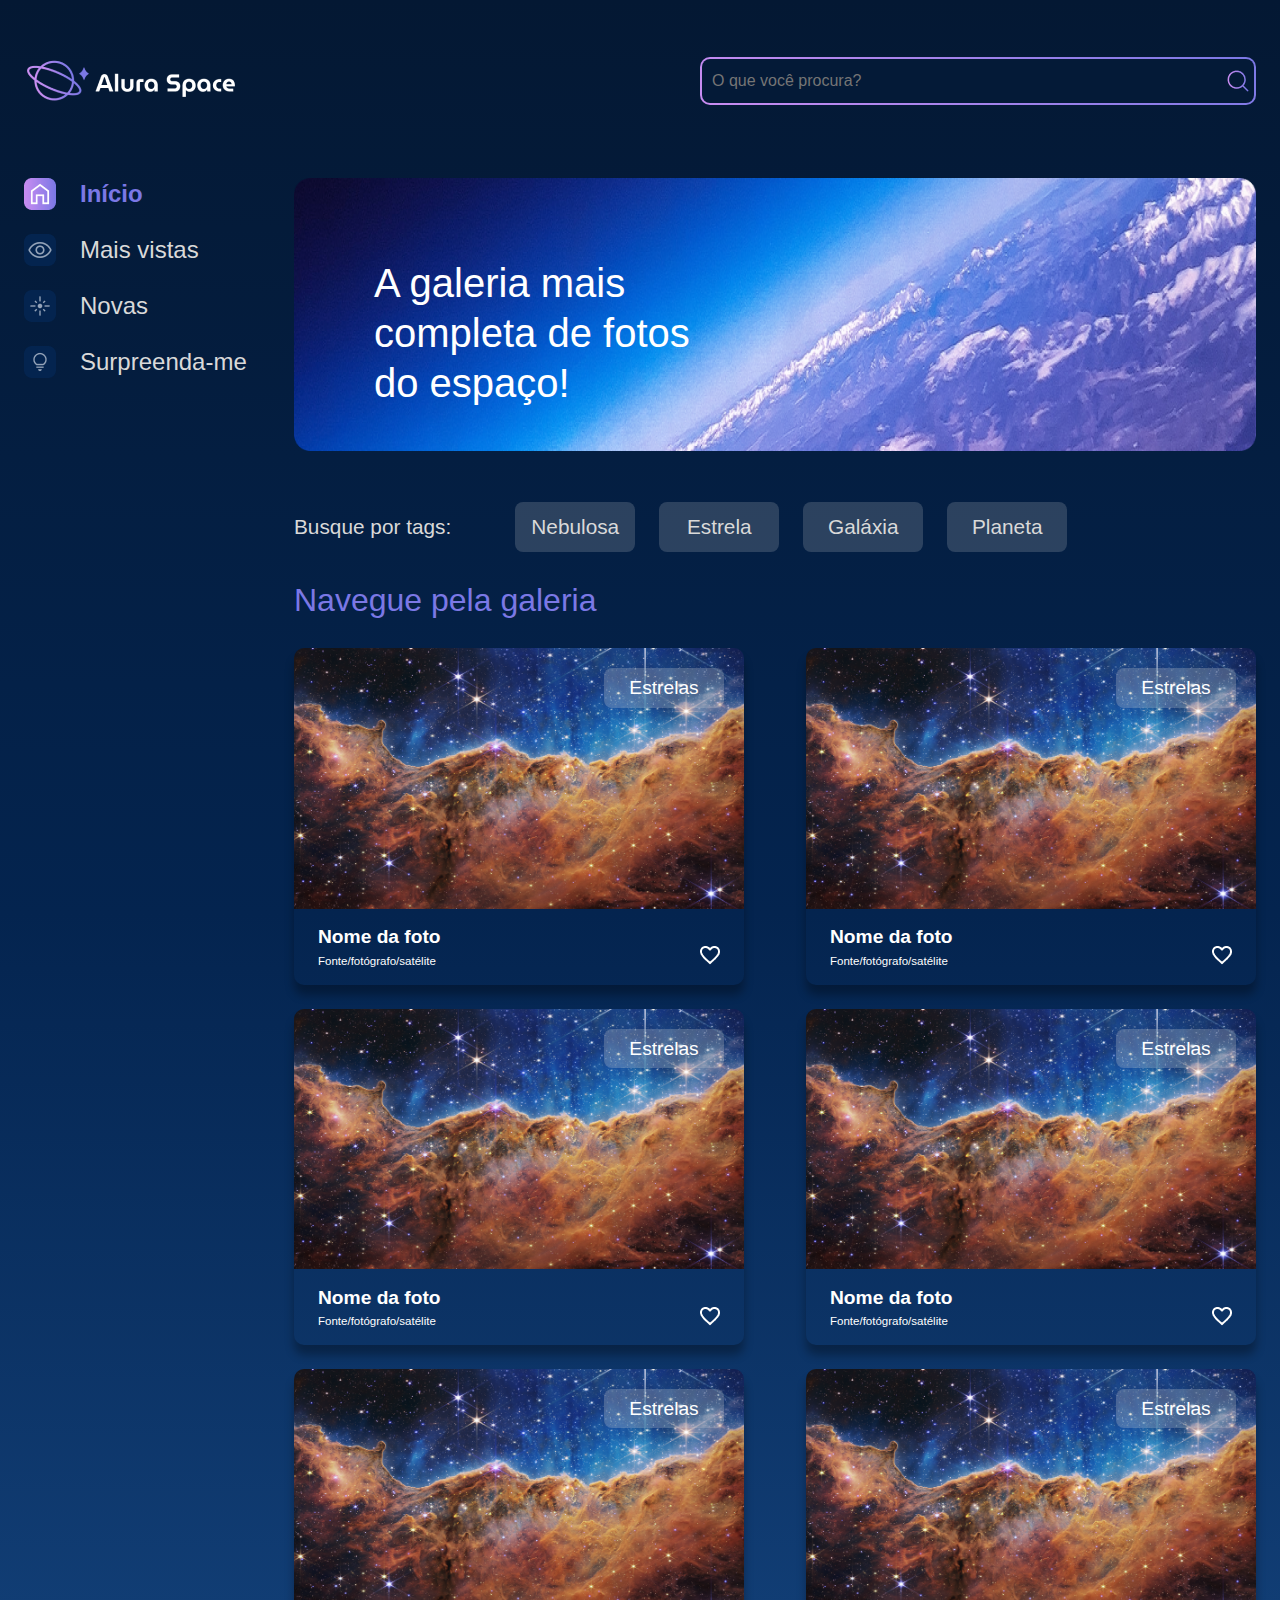
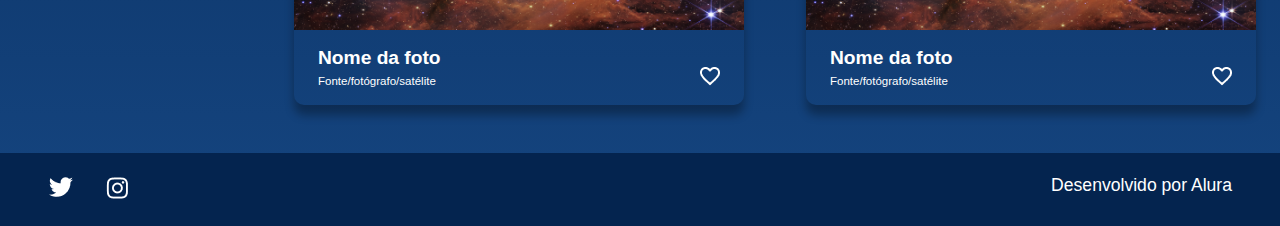
<file: index.html>
<!DOCTYPE html>
<html lang="pt-br">

<head>
    <meta charset="UTF-8">
    <meta http-equiv="X-UA-Compatible" content="IE=edge">
    <meta name="viewport" content="width=device-width, initial-scale=1.0">
    <title>Alura Space</title>
    <link rel="preconnect" href="https://fonts.googleapis.com">
    <link rel="preconnect" href="https://fonts.gstatic.com" crossorigin>
    <link href="https://fonts.googleapis.com/css2?family=Poppins:wght@400;500;600&display=swap" rel="stylesheet">
    <link rel="stylesheet" href="/styles/style.css">
</head>

<body>
    <div class="pagina-inicial">
        <header class="cabecalho">
            <img src="/assets/logo/Logo(2).png" alt="Logo da Alura Space" />
            <div class="cabecalho__busca">
                <div class="busca__fundo">
                    <input class="busca__input" type="text" placeholder="O que você procura?">
                    <img class="busca__icone" src="/assets/ícones/1x/search.png" alt="ícone de search">
                </div>
            </div>
        </header>
        <main class="principal">
            <section class="menu-lateral">
                <nav class="menu-lateral__navegacao">
                    <a href="#"><img src="/assets/ícones/1x/Home - ativo.png"> Início</a>
                    <a href="#"><img src="/assets/ícones/1x/Mais vistas - inativo.png"> Mais vistas</a>
                    <a href="#"><img src="/assets/ícones/1x/Novas - inativo.png"> Novas</a>
                    <a href="#"><img src="/assets/ícones/1x/Surpreenda-me - inativo.png"> Surpreenda-me</a>
                </nav>
            </section>
            <section class="conteudo">
                <section class="banner">
                    <img class="banner__imagem" src="/assets/imagens/Banner(2).png" alt="banner Alura Space">
                    <h1 class="banner__titulo"> A galeria mais completa de fotos do espaço!</h1>
                </section>
                <section class="tags">
                    <p class="tags__titulo">Busque por tags:</p>
                    <ul class="tags__lista">
                        <li class="tags__tag">Nebulosa</li>
                        <li class="tags__tag">Estrela</li>
                        <li class="tags__tag">Galáxia</li>
                        <li class="tags__tag">Planeta</li>
                    </ul>
                </section>
                <section class="galeria">
                    <div class="cards">
                        <h2 class="cards__titulo">Navegue pela galeria</h2>
                        <ul class="cards__lista">
                            <li class="card">
                                <a href="imagem.html">
                                    <img class="card__imagem" src="/assets/imagens/galeria/carina-nebula.png" alt="foto">
                                </a>
                                <span class="card__tag">Estrelas</span>
                                <div class="card__info">
                                    <p class="card__titulo">Nome da foto</p>
                                    <div class="card__texto">
                                        <p class="card__descricao">Fonte/fotógrafo/satélite</p>
                                        <span>
                                            <img src="/assets/ícones/1x/favorite_outline.png" alt="ícone de coração">
                                        </span>
                                    </div>
                                </div>
                            </li>
                            <li class="card">
                                <a href="imagem.html">
                                    <img class="card__imagem" src="/assets/imagens/galeria/carina-nebula.png" alt="foto">
                                </a>
                                <span class="card__tag">Estrelas</span>
                                <div class="card__info">
                                    <p class="card__titulo">Nome da foto</p>
                                    <div class="card__texto">
                                        <p class="card__descricao">Fonte/fotógrafo/satélite</p>
                                        <span>
                                            <img src="/assets/ícones/1x/favorite_outline.png" alt="ícone de coração">
                                        </span>
                                    </div>
                                </div>
                            </li>
                            <li class="card">
                                <a href="imagem.html">
                                    <img class="card__imagem" src="/assets/imagens/galeria/carina-nebula.png" alt="foto">
                                </a>
                                <span class="card__tag">Estrelas</span>
                                <div class="card__info">
                                    <p class="card__titulo">Nome da foto</p>
                                    <div class="card__texto">
                                        <p class="card__descricao">Fonte/fotógrafo/satélite</p>
                                        <span>
                                            <img src="/assets/ícones/1x/favorite_outline.png" alt="ícone de coração">
                                        </span>
                                    </div>
                                </div>
                            </li>
                            <li class="card">
                                <a href="imagem.html">
                                    <img class="card__imagem" src="/assets/imagens/galeria/carina-nebula.png" alt="foto">
                                </a>
                                <span class="card__tag">Estrelas</span>
                                <div class="card__info">
                                    <p class="card__titulo">Nome da foto</p>
                                    <div class="card__texto">
                                        <p class="card__descricao">Fonte/fotógrafo/satélite</p>
                                        <span>
                                            <img src="/assets/ícones/1x/favorite_outline.png" alt="ícone de coração">
                                        </span>
                                    </div>
                                </div>
                            </li>
                            <li class="card">
                                <a href="imagem.html">
                                    <img class="card__imagem" src="/assets/imagens/galeria/carina-nebula.png" alt="foto">
                                </a>
                                <span class="card__tag">Estrelas</span>
                                <div class="card__info">
                                    <p class="card__titulo">Nome da foto</p>
                                    <div class="card__texto">
                                        <p class="card__descricao">Fonte/fotógrafo/satélite</p>
                                        <span>
                                            <img src="/assets/ícones/1x/favorite_outline.png" alt="ícone de coração">
                                        </span>
                                    </div>
                                </div>
                            </li>
                            <li class="card">
                                <a href="imagem.html">
                                    <img class="card__imagem" src="/assets/imagens/galeria/carina-nebula.png" alt="foto">
                                </a>
                                <span class="card__tag">Estrelas</span>
                                <div class="card__info">
                                    <p class="card__titulo">Nome da foto</p>
                                    <div class="card__texto">
                                        <p class="card__descricao">Fonte/fotógrafo/satélite</p>
                                        <span>
                                            <img src="/assets/ícones/1x/favorite_outline.png" alt="ícone de coração">
                                        </span>
                                    </div>
                                </div>
                            </li>
                        </ul>
                    </div>
                </section>
            </section>
        </main>
    </div>
    <footer class="rodape">
        <div class="rodape__icones">
            <a href="https://twitter.com/AluraOnline" target=”_blank” >
                <img src="/assets/ícones/1x/twitter.png" alt="ícone twitter">
            </a>
            <a href="https://www.instagram.com/aluraonline/" target=”_blank” >
                <img src="/assets/ícones/1x/instagram.png" alt="ícone instagram">
            </a>
        </div>
        <p class="rodape__texto">Desenvolvido por Alura</p>
    </footer>
</body>

</html>
</file>
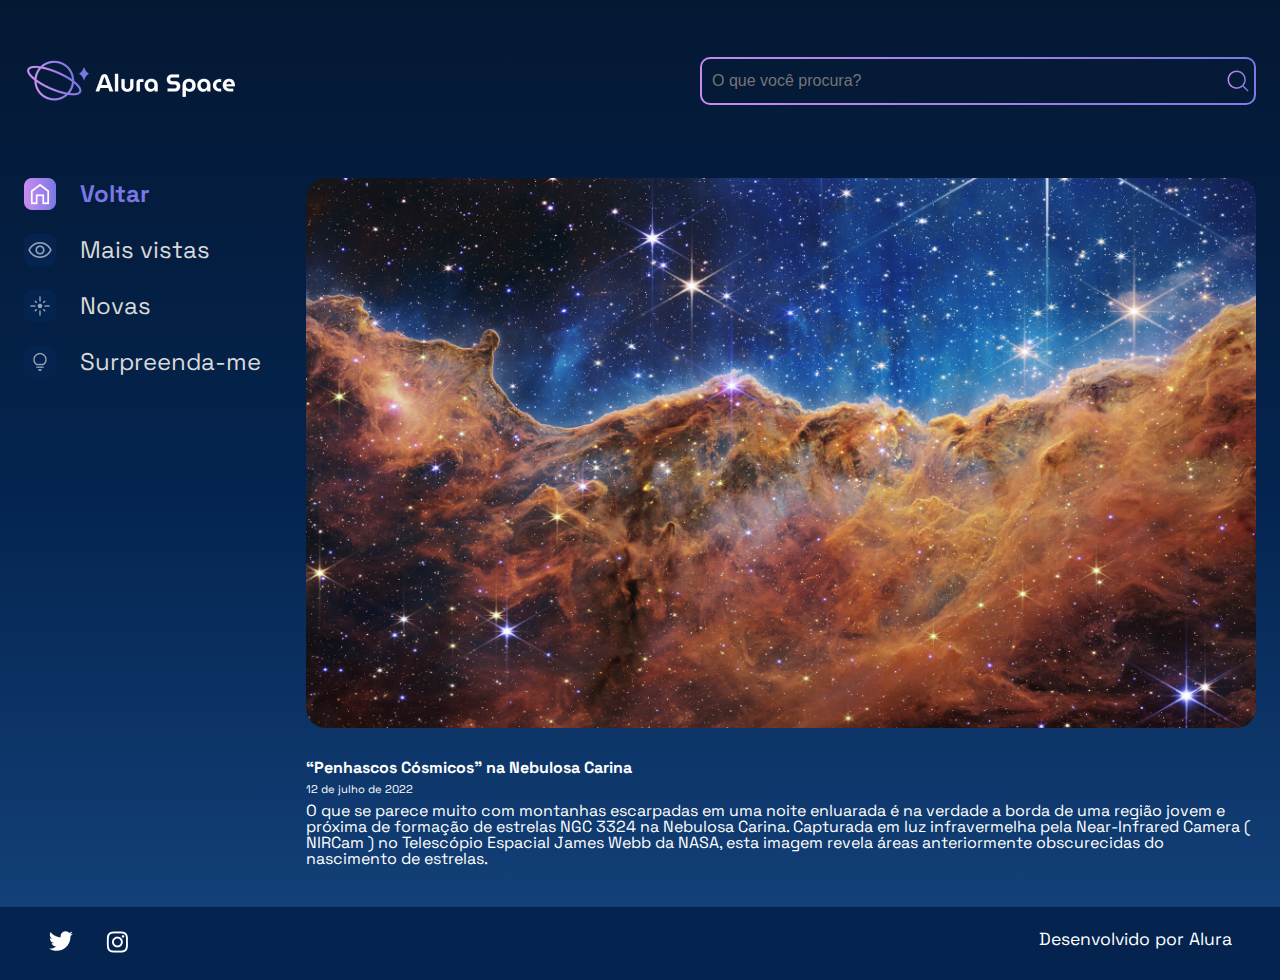
<file: imagem.html>
<!DOCTYPE html>
<html lang="pt-br">

<head>
    <meta charset="UTF-8">
    <meta http-equiv="X-UA-Compatible" content="IE=edge">
    <meta name="viewport" content="width=device-width, initial-scale=1.0">
    <title>Alura Space</title>
    <link rel="preconnect" href="https://fonts.googleapis.com">
    <link rel="preconnect" href="https://fonts.gstatic.com" crossorigin>
    <link href="https://fonts.googleapis.com/css2?family=Space+Grotesk:wght@400;500;600&display=swap" rel="stylesheet">
    <link rel="stylesheet" href="styles/style.css">

</head>

<body>
    <div class="pagina-inicial">
        <header class="cabecalho">
            <img src="/assets/logo/Logo(2).png" alt="Logo da Alura Space" />
            <div class="cabecalho__busca">
                <div class="busca__fundo">
                    <input class="busca__input" type="text" placeholder="O que você procura?">
                    <img class="busca__icone" src="/assets/ícones/1x/search.png" alt="ícone de search">
                </div>
            </div>
        </header>
        <main class="principal">
            <section class="menu-lateral">
                <nav class="menu-lateral__navegacao">
                    <a href="index.html"><img src="/assets/ícones/1x/Home - ativo.png"> Voltar</a>
                    <a href="#"><img src="/assets/ícones/1x/Mais vistas - inativo.png"> Mais vistas</a>
                    <a href="#"><img src="/assets/ícones/1x/Novas - inativo.png"> Novas</a>
                    <a href="#"><img src="/assets/ícones/1x/Surpreenda-me - inativo.png"> Surpreenda-me</a>
                </nav>
            </section>
            <section class="conteudo">
                <section class="imagem">
                    <div class="imagem__conteudo">
                        <img class="imagem__imagem" src="/assets/imagens/galeria/carina-nebula.png">
                        <div class="imagem__info">
                            <div class="imagem__texto">
                                <p class="imagem__titulo">“Penhascos Cósmicos” na Nebulosa Carina</p>
                                <p class="imagem__descricao">12 de julho de 2022</p>
                                <p class="imagem__texto">O que se parece muito com montanhas escarpadas em uma noite enluarada é na verdade a borda de uma região jovem e próxima de formação de estrelas NGC 3324 na Nebulosa Carina. Capturada em luz infravermelha pela Near-Infrared Camera ( NIRCam ) no Telescópio Espacial James Webb da NASA, esta imagem revela áreas anteriormente obscurecidas do nascimento de estrelas.</p>
                            </div>
                        </div>
                    </div>
                </section>
            </section>
        </main>
    </div>
    <footer class="rodape">
        <div class="rodape__icones">
            <a href="https://twitter.com/AluraOnline" target=”_blank” >
                <img src="/assets/ícones/1x/twitter.png" alt="ícone twitter">
            </a>
            <a href="https://www.instagram.com/aluraonline/" target=”_blank” >
                <img src="/assets/ícones/1x/instagram.png" alt="ícone instagram">
            </a>
        </div>
        <p class="rodape__texto">Desenvolvido por Alura</p>
    </footer>
</body>

</html>
</file>
<file: styles/style.css>
/* http://meyerweb.com/eric/tools/css/reset/ 
   v2.0 | 20110126
   License: none (public domain)
*/


html, body, div, span, applet, object, iframe,
h1, h2, h3, h4, h5, h6, p, blockquote, pre,
a, abbr, acronym, address, big, cite, code,
del, dfn, em, img, ins, kbd, q, s, samp,
small, strike, strong, sub, sup, tt, var,
b, u, i, center,
dl, dt, dd, ol, ul, li,
fieldset, form, label, legend,
table, caption, tbody, tfoot, thead, tr, th, td,
article, aside, canvas, details, embed, 
figure, figcaption, footer, header, hgroup, 
menu, nav, output, ruby, section, summary,
time, mark, audio, video {
    margin: 0;
    padding: 0;
    border: 0;
    font-size: 100%;
    font: inherit;
    vertical-align: baseline;
}
/* HTML5 display-role reset for older browsers */
article, aside, details, figcaption, figure, 
footer, header, hgroup, menu, nav, section {
    display: block;
}
body {
    line-height: 1;
    font-family: 'Space Grotesk', sans-serif;
    min-height: 100vh;
    background: linear-gradient(#041833,#04244F,#154580);
    background-repeat: no-repeat;
    background-position: center;
    background-size: cover;
}
ol, ul {
    list-style: none;
}
blockquote, q {
    quotes: none;
}
blockquote:before, blockquote:after,
q:before, q:after {
    content: '';
    content: none;
}
table {
    border-collapse: collapse;
    border-spacing: 0;
}

.banner {
    width: auto;
    position: relative;
    margin-bottom: 1.5rem;
}

.banner__imagem {
    width: 100%;
}

.banner__titulo {
    color: #FFFFFF;
    font-size: 40px;
    width: 350px;
    line-height: 50px;
    position: absolute;
    top: 80px;
    left: 80px;
}

.cabecalho {
    align-items: center;
    display: flex;
    justify-content: space-between;
    margin: 1.5rem 0 4rem 0;
}

.cabecalho__busca {
    align-items: center;
    border-radius: 10px;
    background: linear-gradient(45deg, #C98CF1,#7B78E5);
    display: flex;
    height: auto;
    justify-content: space-between;
    padding: 2px;
    width: auto; 
}

.busca__fundo {
    align-items: center;
    background-color: #041A37;
    border-radius: 8px;
    display: flex;
    margin: 0 auto;
    width: 100%;
}

.busca__input {
    align-items: center;
    background-color: transparent;
    border: none;
    font-size: 1rem;
    height: 24px;
    padding: 10px;
    width: 500px;
}

.busca__icone {
    cursor: pointer;
    width: 2rem;
    height: 2rem;
}

.cards {
    width: 100%;
}

.cards__titulo {
    color: #7B78E5;
    font-size: 2rem;
    line-height: 3rem;
    margin-bottom: 1.5rem;
}

.cards__lista{
    display: flex;
    flex-wrap: wrap;
    justify-content: space-between;
    align-content: space-between;
}

.card {
    border-radius: 10px;
    box-shadow: 0px 10px 10px #00000050;
    color: #FFFFFF;
    margin-bottom: 1.5rem;
    position: relative;
    width: 450px;
}

.card__imagem {
    width: 450px;
    border-radius: 10px 10px 0 0;
}

.card__tag {
    background-color: #D9D9D940;
    border-radius: 8px;
    border: 2px solid transparent;
    font-size: 1.2rem;
    left: 310px;
    margin-right: 1.5rem;
    padding: .5rem .5rem;
    position: absolute;
    text-align: center;
    top: 20px;
    width: 100px;
}

.card__info {
    font-size: 1.2rem;
    padding: 0 1.5rem 1rem 1.5rem;
}

.card__titulo {
    font-weight: bold;
    line-height: 1.2rem;
    margin-top: 0.8em;
}

.card__texto {
    display: flex;
    justify-content: space-between;
    flex-wrap: wrap;
}

.card__texto img {
    cursor: pointer;
}

.card__descricao {
    font-size: 0.6em;
    margin-top: 0.8em;
}

.galeria {
    display: flex;
    width: 100%;
}

.imagem {
    display: flex;
    justify-content: center;
    align-items: center;
}

.imagem__conteudo {
    background-color: transparent;
    display: flex;
    flex-direction: column;
    border-radius: 20px 20px 0 0;
    width: 950px;
}

.imagem__imagem {
    width: 100%;
    border-radius: 20px;
}

.imagem__info {
    font-size: 1.2rem;
    display: flex;
    justify-content: space-between;
    align-items: center;
    margin-bottom: 1rem;
    margin-top: 1rem;
}

.imagem__texto {
    display: flex;
    flex-direction: column;
    justify-content: space-between;
    color: #FFFFFF;
    margin-top: 0.5rem;
}

.imagem__titulo {
    font-weight: bold;
    line-height: 2rem;
    color: #FFFFFF;
}

.imagem__texto {
    font-size: 1rem;
}

.imagem__descricao {
    font-size: 0.7rem;
}

.menu-lateral {
    padding-right: 1.5rem;
    box-sizing: border-box;
    min-width: 270px;
}

.menu-lateral__navegacao {
    display: flex;
    flex-direction: column;
}

.menu-lateral__navegacao a {
    font-family: 'Space Grotesk', sans-serif;
    align-items: center;
    display: flex;
    margin-bottom: 1.5rem;
    text-decoration: none;
    color: #D9D9D9;
    font-size: 24px;
}

.menu-lateral__navegacao a:first-child {
    font-weight: bold;
    color: #7B78E5;
}

.menu-lateral__navegacao img {
    margin-right: 1.5rem;
}

.pagina-inicial {
    max-width: 1440px;
    padding: 1.5rem;
    margin: 0 auto;
}

.populares {
    margin-left: 1.5rem;
}

.populares__titulo {
    font-size: 2rem;
    color: #7B78E5;
    line-height: 3rem;
    margin-bottom: 1.5rem;
}

.populares__imagens {
    display: flex;
    flex-direction: column;
}

.populares__imagem {
    margin-bottom: 1.5rem;
}

.populares__botao {
    width: 100%;
    height: 50px;
    border-radius: 10px;
    background: linear-gradient(45deg, #C98CF1,#7B78E5);
    padding: 2px;
    box-sizing: border-box;
}

.populares__link {
    display: flex;
    justify-content: center;
    align-items: center;
    font-size: 20px;
    text-decoration: none;
    color: #FFFFFF;
    background-color: #082D5C;
    width: 100%;
    height: 100%;
    border-radius: 8px;
    transition: .5s;
}

.populares__link:hover {
    background: transparent;
}

.principal {
    display: flex;
    justify-content: space-between;
}

.rodape {
    background-color: #04244F;
    width: 100%;
    padding: 1.5rem 3rem;
    box-sizing: border-box;
    display: flex;
    justify-content: space-between;
    color: #FFFFFF;
}

.rodape__icones {
    width: 80px;
    display: flex;
    justify-content: space-between;
}

.rodape__texto {
    font-size: 1.1rem;
}

.tags {
    padding: 1.5rem 0;
    display: flex;
    align-items: center;
    color: #D9D9D9;
    font-size: 1.3rem;
}

.tags__titulo {
    margin-right: 4rem;
}

.tags__lista {
    display: flex;
}

.tags__tag {
    background-color: #D9D9D930;
    margin-right: 1.5rem;
    border-radius: 8px;
    padding: .8rem .5rem;
    width: 100px;
    text-align: center;
    border: 2px solid transparent;
}

.tags__tag:hover {
    border: 2px solid #7B78E5;
    cursor: pointer;
}
</file>
